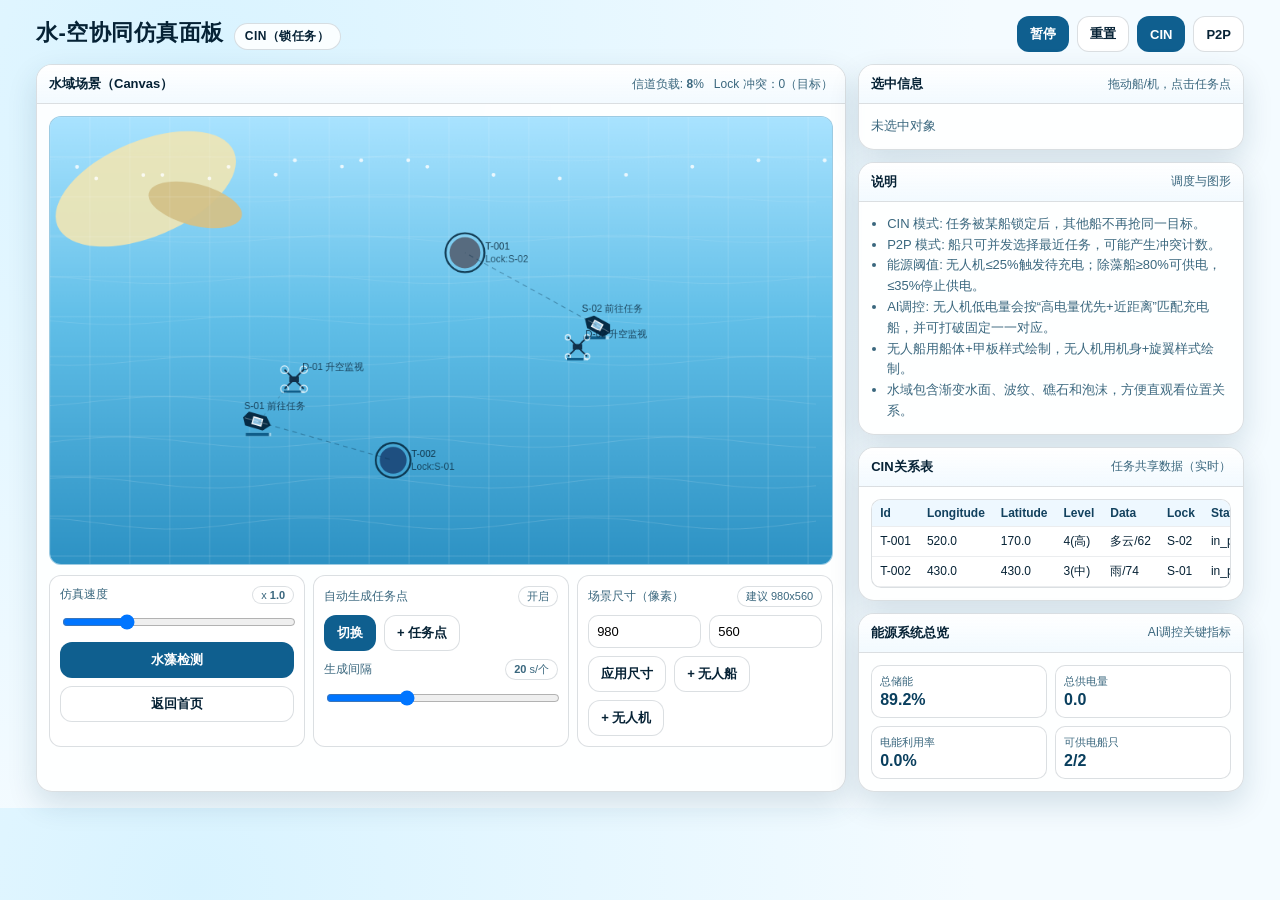
<file: index.html>
﻿<!doctype html>
<html lang="zh-CN">
<head>
  <meta charset="utf-8" />
  <meta name="viewport" content="width=device-width,initial-scale=1" />
  <title>水-空协同仿真面板</title>
  <style>
    :root {
      --ink: #062235;
      --muted: #3a677e;
      --line: rgba(6, 34, 53, 0.14);
      --card: rgba(255, 255, 255, 0.9);
      --bg-a: #d8f3ff;
      --bg-b: #f4fbff;
      --btn: #0f5f8f;
      --btn-hover: #0b4d74;
      --radius: 16px;
      --shadow: 0 12px 30px rgba(8, 56, 82, 0.14);
    }

    * { box-sizing: border-box; }

    body {
      margin: 0;
      color: var(--ink);
      font-family: "PingFang SC", "Microsoft YaHei", "Noto Sans SC", sans-serif;
      background: radial-gradient(circle at 15% 10%, var(--bg-a), var(--bg-b) 60%);
    }

    .wrap {
      max-width: 1240px;
      margin: 0 auto;
      padding: 16px;
    }

    .top {
      display: flex;
      flex-wrap: wrap;
      justify-content: space-between;
      align-items: center;
      gap: 10px;
      margin-bottom: 12px;
    }

    h1 {
      margin: 0;
      font-size: 22px;
      letter-spacing: 0.5px;
    }

    .badge {
      display: inline-block;
      margin-left: 10px;
      border: 1px solid var(--line);
      border-radius: 999px;
      padding: 4px 10px;
      font-size: 12px;
      background: rgba(255, 255, 255, 0.85);
    }

    .row {
      display: grid;
      grid-template-columns: minmax(0, 2.1fr) minmax(280px, 1fr);
      gap: 12px;
    }

    @media (max-width: 980px) {
      .row { grid-template-columns: 1fr; }
    }

    .card {
      background: var(--card);
      border: 1px solid var(--line);
      border-radius: var(--radius);
      box-shadow: var(--shadow);
      overflow: hidden;
      backdrop-filter: blur(4px);
    }

    .card-hd {
      padding: 10px 12px;
      border-bottom: 1px solid var(--line);
      display: flex;
      justify-content: space-between;
      align-items: center;
      gap: 8px;
      background: linear-gradient(180deg, rgba(255,255,255,0.95), rgba(240,249,255,0.85));
      font-size: 13px;
      font-weight: 700;
    }

    .small {
      font-size: 12px;
      color: var(--muted);
      display: flex;
      gap: 10px;
      flex-wrap: wrap;
      font-weight: 500;
    }

    .card-bd { padding: 12px; }

    canvas {
      width: 100%;
      height: auto;
      border-radius: 12px;
      border: 1px solid var(--line);
      display: block;
      background: #b7e8ff;
    }

    .controls {
      display: flex;
      flex-wrap: wrap;
      gap: 8px;
    }

    button {
      appearance: none;
      border: 1px solid var(--line);
      color: var(--ink);
      border-radius: 12px;
      background: #fff;
      font-size: 13px;
      font-weight: 600;
      padding: 8px 12px;
      cursor: pointer;
    }

    button.primary {
      background: var(--btn);
      color: #fff;
      border-color: transparent;
    }

    button.primary:hover { background: var(--btn-hover); }

    .grid3 {
      display: grid;
      grid-template-columns: repeat(3, minmax(0, 1fr));
      gap: 8px;
    }

    @media (max-width: 980px) {
      .grid3 { grid-template-columns: 1fr; }
    }

    .field {
      border: 1px solid var(--line);
      border-radius: 12px;
      padding: 10px;
      background: rgba(255, 255, 255, 0.7);
    }

    .field label {
      display: flex;
      justify-content: space-between;
      align-items: center;
      font-size: 12px;
      color: var(--muted);
      margin-bottom: 8px;
    }

    .pill {
      border: 1px solid var(--line);
      background: #fff;
      border-radius: 999px;
      padding: 2px 8px;
      font-size: 11px;
      color: var(--muted);
    }

    input[type="range"] { width: 100%; }

    input[type="number"] {
      width: 100%;
      border: 1px solid var(--line);
      border-radius: 10px;
      font-size: 13px;
      padding: 8px;
    }

    .kv { line-height: 1.6; font-size: 13px; }
    .muted { color: var(--muted); }
    .table-wrap {
      max-height: 260px;
      overflow: auto;
      border: 1px solid var(--line);
      border-radius: 10px;
      background: rgba(255, 255, 255, 0.85);
    }
    table {
      width: 100%;
      border-collapse: collapse;
      font-size: 12px;
    }
    th, td {
      text-align: left;
      padding: 6px 8px;
      border-bottom: 1px solid rgba(6, 34, 53, 0.08);
      white-space: nowrap;
    }
    th {
      position: sticky;
      top: 0;
      z-index: 1;
      background: #eef8ff;
      color: #12415e;
      font-weight: 700;
    }
    .metric-grid {
      display: grid;
      grid-template-columns: 1fr 1fr;
      gap: 8px;
    }
    .metric {
      border: 1px solid var(--line);
      border-radius: 10px;
      background: rgba(255, 255, 255, 0.82);
      padding: 8px;
    }
    .metric .k {
      font-size: 11px;
      color: var(--muted);
    }
    .metric .v {
      margin-top: 2px;
      font-size: 16px;
      font-weight: 700;
      color: #0a3f5e;
    }

    ul {
      margin: 0;
      padding-left: 16px;
      color: var(--muted);
      line-height: 1.6;
      font-size: 13px;
    }
  </style>
</head>

<body>
  <div class="wrap">
    <div class="top">
      <div>
        <h1>水-空协同仿真面板<span id="modeBadge" class="badge">CIN（锁任务）</span></h1>
      </div>
      <div class="controls">
        <button id="btnRun" class="primary">暂停</button>
        <button id="btnReset">重置</button>
        <button id="btnCIN" class="primary">CIN</button>
        <button id="btnP2P">P2P</button>
      </div>
    </div>

    <div class="row">
      <div class="card">
        <div class="card-hd">
          <div>水域场景（Canvas）</div>
          <div class="small">
            <span>信道负载: <b id="signalLoad">0</b>%</span>
            <span id="conflictText">Lock 冲突：0（目标）</span>
          </div>
        </div>
        <div class="card-bd">
          <canvas id="cv" width="980" height="560"></canvas>

          <div style="height:10px"></div>

          <div class="grid3">
            <div class="field">
              <label><span>仿真速度</span><span class="pill">x <b id="simSpeedTxt">1.0</b></span></label>
              <input id="simSpeed" type="range" min="0.3" max="3" step="0.1" value="1" />
              <div style="height:8px"></div>
              <a href="/detect" style="text-decoration:none;display:block;">
                <button class="primary" style="width:100%">水藻检测</button>
              </a>
              <div style="height:8px"></div>
              <a href="/" style="text-decoration:none;display:block;">
                <button style="width:100%">返回首页</button>
              </a>
            </div>

            <div class="field">
              <label><span>自动生成任务点</span><span class="pill" id="autoSpawnTxt">开启</span></label>
              <div class="controls">
                <button id="btnAutoSpawn" class="primary">切换</button>
                <button id="btnAddTask">+ 任务点</button>
              </div>
              <div style="height:8px"></div>
              <label><span>生成间隔</span><span class="pill"><b id="spawnRateTxt">20</b> s/个</span></label>
              <input id="spawnRate" type="range" min="15" max="30" step="1" value="20" />
            </div>

            <div class="field">
              <label><span>场景尺寸（像素）</span><span class="pill">建议 980x560</span></label>
              <div style="display:grid;grid-template-columns:1fr 1fr;gap:8px;">
                <input id="w" type="number" min="640" max="1400" value="980" />
                <input id="h" type="number" min="380" max="900" value="560" />
              </div>
              <div style="height:8px"></div>
              <div class="controls">
                <button id="btnApplySize">应用尺寸</button>
                <button id="btnAddShip">+ 无人船</button>
                <button id="btnAddDrone">+ 无人机</button>
              </div>
            </div>
          </div>
        </div>
      </div>

      <div>
        <div class="card">
          <div class="card-hd">
            <div>选中信息</div>
            <div class="small">拖动船/机，点击任务点</div>
          </div>
          <div class="card-bd">
            <div id="selInfo" class="kv"><span class="muted">未选中对象</span></div>
          </div>
        </div>

        <div style="height:12px"></div>

        <div class="card">
          <div class="card-hd">
            <div>说明</div>
            <div class="small">调度与图形</div>
          </div>
          <div class="card-bd">
            <ul>
              <li>CIN 模式: 任务被某船锁定后，其他船不再抢同一目标。</li>
              <li>P2P 模式: 船只可并发选择最近任务，可能产生冲突计数。</li>
              <li>能源阈值: 无人机≤25%触发待充电；除藻船≥80%可供电，≤35%停止供电。</li>
              <li>AI调控: 无人机低电量会按“高电量优先+近距离”匹配充电船，并可打破固定一一对应。</li>
              <li>无人船用船体+甲板样式绘制，无人机用机身+旋翼样式绘制。</li>
              <li>水域包含渐变水面、波纹、礁石和泡沫，方便直观看位置关系。</li>
            </ul>
          </div>
        </div>

        <div style="height:12px"></div>

        <div class="card">
          <div class="card-hd">
            <div>CIN关系表</div>
            <div class="small">任务共享数据（实时）</div>
          </div>
          <div class="card-bd">
            <div class="table-wrap">
              <table>
                <thead>
                  <tr>
                    <th>Id</th>
                    <th>Longitude</th>
                    <th>Latitude</th>
                    <th>Level</th>
                    <th>Data</th>
                    <th>Lock</th>
                    <th>Status</th>
                  </tr>
                </thead>
                <tbody id="cinTableBody"></tbody>
              </table>
            </div>
          </div>
        </div>

        <div style="height:12px"></div>

        <div class="card">
          <div class="card-hd">
            <div>能源系统总览</div>
            <div class="small">AI调控关键指标</div>
          </div>
          <div class="card-bd">
            <div class="metric-grid">
              <div class="metric">
                <div class="k">总储能</div>
                <div class="v" id="mTotalStorage">0%</div>
              </div>
              <div class="metric">
                <div class="k">总供电量</div>
                <div class="v" id="mTotalSupply">0</div>
              </div>
              <div class="metric">
                <div class="k">电能利用率</div>
                <div class="v" id="mUtilRate">0%</div>
              </div>
              <div class="metric">
                <div class="k">可供电船只</div>
                <div class="v" id="mChargeReady">0</div>
              </div>
            </div>
          </div>
        </div>
      </div>
    </div>
  </div>

<script>
(() => {
  const clamp = (v, a, b) => Math.max(a, Math.min(b, v));
  const dist = (a, b) => Math.hypot(a.x - b.x, a.y - b.y);
  const lerp = (a, b, t) => a + (b - a) * t;
  const moveToward = (pos, target, step) => {
    const d = dist(pos, target);
    if (d <= step || d === 0) return { x: target.x, y: target.y };
    const t = step / d;
    return { x: lerp(pos.x, target.x, t), y: lerp(pos.y, target.y, t) };
  };
  const uid = (p) => `${p}-${Math.random().toString(16).slice(2, 7)}`;
  const randIn = (a, b) => a + Math.random() * (b - a);
  const TASK_MIN_SERVICE_SEC = 10;
  const TASK_MAX_SERVICE_SEC = 20;
  const randomServiceDurationSec = () => randIn(TASK_MIN_SERVICE_SEC, TASK_MAX_SERVICE_SEC);
  const makeTask = (id, pos, level, data) => {
    const duration = randomServiceDurationSec();
    return {
      id,
      pos,
      level,
      data,
      lock: null,
      status: "open",
      serviceDurationSec: duration,
      serviceRemainingSec: duration
    };
  };

  const weatherPool = ["sunny", "cloudy", "rain", "storm"];
  const weatherToLabel = { sunny: "晴", cloudy: "多云", rain: "雨", storm: "风暴" };
  const levelToLabel = { 1: "低", 2: "较低", 3: "中", 4: "高", 5: "极高" };
  const pickWeather = () => weatherPool[Math.floor(randIn(0, weatherPool.length))];
  const DRONE_CHARGE_RATE = 2.2;
  const DRONE_LOW_BATTERY_THRESHOLD = 25;
  const SHIP_CHARGE_READY_THRESHOLD = 80;
  const SHIP_CHARGE_STOP_THRESHOLD = 35;

  function getDockPoint(ship, droneId) {
    const heading = ship.heading || 0;
    const hash = Array.from(droneId).reduce((acc, ch) => acc + ch.charCodeAt(0), 0);
    const slot = (hash % 3) - 1;
    const sideOffset = slot * 8;
    const backOffset = 18;
    return {
      x: ship.pos.x - Math.cos(heading) * backOffset - Math.sin(heading) * sideOffset,
      y: ship.pos.y - Math.sin(heading) * backOffset + Math.cos(heading) * sideOffset
    };
  }

  function pickChargeShip(drone, shipsList, dronesList) {
    const occupied = new Set(dronesList.filter((x) => x.state === "charging").map((x) => x.chargeShipId).filter(Boolean));
    const waiting = new Set(dronesList.filter((x) => x.state === "returning").map((x) => x.chargeShipId).filter(Boolean));

    const candidates = shipsList.filter((s) => {
      if (s.energy < SHIP_CHARGE_READY_THRESHOLD) return false;
      if (occupied.has(s.id)) return false;
      if (waiting.has(s.id) && drone.chargeShipId !== s.id) return false;
      if (s.state === "enroute" || s.state === "servicing") return false;
      return true;
    });

    const scored = candidates
      .map((s) => {
        const d = dist(drone.pos, s.pos);
        const score = s.energy * 1.6 - d * 0.2;
        return { s, score };
      })
      .sort((a, b) => b.score - a.score);

    if (scored[0]) return scored[0].s.id;
    return drone.homeShipId;
  }

  function shipStateLabel(state) {
    if (state === "servicing") return "作业中";
    if (state === "charge_waiting") return "充电等待中";
    if (state === "charging_drone") return "给无人机充电中";
    if (state === "enroute") return "前往任务";
    return "待机";
  }

  function droneStateLabel(state, battery) {
    if (state === "charging") return "充电中";
    if (state === "returning") return "低电量待充电";
    if (state === "scouting") return "升空监视";
    if (battery >= 95) return "充满升空";
    return "待机";
  }

  let running = true;
  let mode = "CIN";
  let simSpeed = 1;
  let autoSpawnTasks = true;
  let taskSpawnIntervalSec = 20;
  let worldW = 980;
  let worldH = 560;

  let ships = [
    { id: "S-01", pos: { x: 220, y: 370 }, v: 55, energy: 92, state: "idle", targetTaskId: null, heading: 0 },
    { id: "S-02", pos: { x: 720, y: 280 }, v: 52, energy: 88, state: "idle", targetTaskId: null, heading: 0 }
  ];

  let drones = [
    { id: "D-01", pos: { x: 250, y: 330 }, v: 92, battery: 84, state: "scouting", homeShipId: "S-01", chargeShipId: null, phase: Math.random() * 9 },
    { id: "D-02", pos: { x: 690, y: 240 }, v: 90, battery: 80, state: "scouting", homeShipId: "S-02", chargeShipId: null, phase: Math.random() * 9 }
  ];

  let tasks = [
    makeTask("T-001", { x: 520, y: 170 }, 4, { weather: "cloudy", hydro: 62 }),
    makeTask("T-002", { x: 430, y: 430 }, 3, { weather: "rain", hydro: 74 })
  ];

  let signalLoad = 0;
  let p2pCollisions = 0;
  let totalGeneratedEnergy = 0;
  let totalTransferToDrones = 0;
  let selected = null;
  let dragging = null;

  const cv = document.getElementById("cv");
  const ctx = cv.getContext("2d");
  const el = (id) => document.getElementById(id);

  function setMode(newMode) {
    mode = newMode;
    el("modeBadge").textContent = mode === "CIN" ? "CIN（锁任务）" : "P2P（广播）";
    el("btnCIN").classList.toggle("primary", mode === "CIN");
    el("btnP2P").classList.toggle("primary", mode === "P2P");
    updateUI();
  }

  function reset() {
    running = true;
    mode = "CIN";
    simSpeed = 1;
    autoSpawnTasks = true;
    taskSpawnIntervalSec = 20;
    p2pCollisions = 0;
    signalLoad = 0;
    totalGeneratedEnergy = 0;
    totalTransferToDrones = 0;

    ships = [
      { id: "S-01", pos: { x: 220, y: 370 }, v: 55, energy: 92, state: "idle", targetTaskId: null, heading: 0 },
      { id: "S-02", pos: { x: 720, y: 280 }, v: 52, energy: 88, state: "idle", targetTaskId: null, heading: 0 }
    ];

    drones = [
      { id: "D-01", pos: { x: 250, y: 330 }, v: 92, battery: 84, state: "scouting", homeShipId: "S-01", chargeShipId: null, phase: Math.random() * 9 },
      { id: "D-02", pos: { x: 690, y: 240 }, v: 90, battery: 80, state: "scouting", homeShipId: "S-02", chargeShipId: null, phase: Math.random() * 9 }
    ];

    tasks = [
      makeTask("T-001", { x: 520, y: 170 }, 4, { weather: "cloudy", hydro: 62 }),
      makeTask("T-002", { x: 430, y: 430 }, 3, { weather: "rain", hydro: 74 })
    ];

    selected = null;
    dragging = null;

    el("btnRun").textContent = "暂停";
    el("simSpeed").value = "1";
    el("simSpeedTxt").textContent = "1.0";
    el("spawnRate").value = "20";
    el("spawnRateTxt").textContent = "20";
    el("autoSpawnTxt").textContent = "开启";

    setMode("CIN");
    updateUI();
  }

  function cinAssign() {
    const idleShips = ships.filter((s) =>
      s.state === "idle"
      && s.energy > SHIP_CHARGE_STOP_THRESHOLD
      && !drones.some((d) => (d.state === "charging" || d.state === "returning") && d.chargeShipId === s.id)
    );
    const visibleTasks = tasks.filter((t) => t.status === "open" && t.lock === null);
    if (!idleShips.length || !visibleTasks.length) {
      signalLoad = idleShips.length ? 14 : 8;
      return;
    }

    const available = [...visibleTasks];
    for (const ship of idleShips) {
      if (!available.length) break;
      const best = available
        .map((t) => {
          const d = dist(ship.pos, t.pos);
          const weatherPenalty = t.data.weather === "storm" ? 160 : (t.data.weather === "rain" ? 55 : 0);
          const levelBonus = t.level * 28;
          return { t, score: d + weatherPenalty - levelBonus };
        })
        .sort((a, b) => a.score - b.score)[0]?.t;

      if (!best) continue;
      tasks = tasks.map((t) => t.id === best.id ? { ...t, lock: ship.id, status: "in_progress" } : t);
      ships = ships.map((s) => s.id === ship.id ? { ...s, state: "enroute", targetTaskId: best.id } : s);
      const idx = available.findIndex((v) => v.id === best.id);
      if (idx >= 0) available.splice(idx, 1);
    }

    signalLoad = clamp(22 + idleShips.length * 7, 0, 100);
  }

  function p2pAssign() {
    const idleShips = ships.filter((s) =>
      s.state === "idle"
      && s.energy > SHIP_CHARGE_STOP_THRESHOLD
      && !drones.some((d) => (d.state === "charging" || d.state === "returning") && d.chargeShipId === s.id)
    );
    const openTasks = tasks.filter((t) => t.status === "open");
    if (!idleShips.length || !openTasks.length) {
      signalLoad = 58;
      return;
    }

    let collisions = 0;
    for (const ship of idleShips) {
      const nearest = openTasks
        .map((t) => ({ t, d: dist(ship.pos, t.pos) }))
        .sort((a, b) => a.d - b.d)[0]?.t;
      if (!nearest) continue;

      const targetNow = tasks.find((t) => t.id === nearest.id);
      if (targetNow && targetNow.lock && targetNow.lock !== ship.id) collisions += 1;

      tasks = tasks.map((t) => t.id === nearest.id ? { ...t, lock: t.lock ?? ship.id, status: "in_progress" } : t);
      ships = ships.map((s) => s.id === ship.id ? { ...s, state: "enroute", targetTaskId: nearest.id } : s);
    }

    if (collisions) p2pCollisions += collisions;
    signalLoad = clamp(64 + idleShips.length * 11 + openTasks.length * 2, 0, 100);
  }

  function applySize() {
    worldW = clamp(parseInt(el("w").value || "980", 10), 640, 1400);
    worldH = clamp(parseInt(el("h").value || "560", 10), 380, 900);
    el("w").value = String(worldW);
    el("h").value = String(worldH);
    cv.width = worldW;
    cv.height = worldH;
  }

  function drawSea(nowSec) {
    const g = ctx.createLinearGradient(0, 0, 0, worldH);
    g.addColorStop(0, "#a9e3ff");
    g.addColorStop(0.45, "#61bfe8");
    g.addColorStop(1, "#2d92c4");
    ctx.fillStyle = g;
    ctx.fillRect(0, 0, worldW, worldH);

    for (let i = 0; i < 10; i += 1) {
      const y = ((i + 1) / 11) * worldH;
      ctx.beginPath();
      for (let x = 0; x <= worldW; x += 24) {
        const wave = Math.sin((x * 0.018) + nowSec * 1.4 + i) * (4 + i * 0.35);
        if (x === 0) ctx.moveTo(x, y + wave);
        else ctx.lineTo(x, y + wave);
      }
      ctx.strokeStyle = `rgba(255,255,255,${0.08 + i * 0.008})`;
      ctx.lineWidth = 1;
      ctx.stroke();
    }

    ctx.fillStyle = "rgba(240, 230, 180, 0.9)";
    ctx.beginPath();
    ctx.ellipse(120, 90, 120, 60, -0.4, 0, Math.PI * 2);
    ctx.fill();

    ctx.fillStyle = "rgba(211, 193, 137, 0.95)";
    ctx.beginPath();
    ctx.ellipse(182, 110, 60, 26, 0.25, 0, Math.PI * 2);
    ctx.fill();

    ctx.fillStyle = "rgba(255,255,255,0.8)";
    for (let i = 0; i < 18; i += 1) {
      const x = (i * 83 + nowSec * 45) % (worldW + 40) - 20;
      const y = 65 + Math.sin((i + nowSec) * 0.9) * 12;
      ctx.beginPath();
      ctx.arc(x, y, 2.4, 0, Math.PI * 2);
      ctx.fill();
    }
  }

  function drawTask(task) {
    const radius = 9 + task.level * 2.6;
    const colorByWeather = {
      sunny: "#f6b20f",
      cloudy: "#576b7f",
      rain: "#1e4f80",
      storm: "#13233a"
    };

    ctx.beginPath();
    ctx.arc(task.pos.x, task.pos.y, radius, 0, Math.PI * 2);
    ctx.fillStyle = task.status === "done" ? "#9da8b2" : colorByWeather[task.data.weather] || "#1e4f80";
    ctx.fill();

    ctx.beginPath();
    ctx.arc(task.pos.x, task.pos.y, radius + 5, 0, Math.PI * 2);
    ctx.strokeStyle = task.lock ? "rgba(3, 38, 61, 0.85)" : "rgba(3, 38, 61, 0.4)";
    ctx.lineWidth = task.lock ? 2.4 : 1.4;
    ctx.stroke();

    ctx.font = "12px 'Microsoft YaHei', sans-serif";
    ctx.fillStyle = "rgba(6, 34, 53, 0.85)";
    ctx.fillText(task.id, task.pos.x + radius + 6, task.pos.y - 4);

    if (task.lock) {
      ctx.fillStyle = "rgba(6, 34, 53, 0.7)";
      ctx.fillText(`Lock:${task.lock}`, task.pos.x + radius + 6, task.pos.y + 12);
    }

    if (selected && selected.kind === "task" && selected.id === task.id) {
      ctx.beginPath();
      ctx.arc(task.pos.x, task.pos.y, radius + 10, 0, Math.PI * 2);
      ctx.strokeStyle = "#032c45";
      ctx.lineWidth = 3;
      ctx.stroke();
    }
  }

  function drawShip(ship) {
    ctx.save();
    ctx.translate(ship.pos.x, ship.pos.y);
    ctx.rotate(ship.heading || 0);

    ctx.beginPath();
    ctx.moveTo(16, 0);
    ctx.lineTo(8, -9);
    ctx.lineTo(-15, -9);
    ctx.lineTo(-20, 0);
    ctx.lineTo(-15, 9);
    ctx.lineTo(8, 9);
    ctx.closePath();
    ctx.fillStyle = "#062b45";
    ctx.fill();

    ctx.fillStyle = "#f6f9fc";
    ctx.fillRect(-8, -5, 13, 10);
    ctx.fillStyle = "#8ac2e3";
    ctx.fillRect(-6.5, -3.5, 10, 7);

    ctx.strokeStyle = "rgba(255,255,255,0.35)";
    ctx.lineWidth = 1;
    ctx.beginPath();
    ctx.moveTo(-18, 0);
    ctx.lineTo(12, 0);
    ctx.stroke();

    ctx.restore();

    ctx.fillStyle = "rgba(4, 30, 50, 0.75)";
    ctx.font = "12px 'Microsoft YaHei', sans-serif";
    ctx.fillText(`${ship.id} ${shipStateLabel(ship.state)}`, ship.pos.x - 18, ship.pos.y - 16);

    ctx.fillStyle = "rgba(255,255,255,0.45)";
    ctx.fillRect(ship.pos.x - 16, ship.pos.y + 14, 32, 4);
    ctx.fillStyle = "#0e5d89";
    ctx.fillRect(ship.pos.x - 16, ship.pos.y + 14, 32 * (ship.energy / 100), 4);

    if (selected && selected.kind === "ship" && selected.id === ship.id) {
      ctx.strokeStyle = "#032c45";
      ctx.lineWidth = 3;
      ctx.strokeRect(ship.pos.x - 24, ship.pos.y - 16, 48, 32);
    }

    if (ship.targetTaskId) {
      const t = tasks.find((x) => x.id === ship.targetTaskId);
      if (t) {
        ctx.setLineDash([6, 5]);
        ctx.beginPath();
        ctx.moveTo(ship.pos.x, ship.pos.y);
        ctx.lineTo(t.pos.x, t.pos.y);
        ctx.strokeStyle = "rgba(5, 42, 66, 0.35)";
        ctx.lineWidth = 1.2;
        ctx.stroke();
        ctx.setLineDash([]);
      }
    }
  }

  function drawDrone(drone, nowSec) {
    const rotorPhase = nowSec * 24 + drone.phase;
    ctx.save();
    ctx.translate(drone.pos.x, drone.pos.y);

    ctx.fillStyle = "#12344f";
    ctx.fillRect(-6, -3.5, 12, 7);

    const armLen = 12;
    ctx.strokeStyle = "#113049";
    ctx.lineWidth = 2;
    ctx.beginPath();
    ctx.moveTo(-armLen, -armLen);
    ctx.lineTo(armLen, armLen);
    ctx.moveTo(armLen, -armLen);
    ctx.lineTo(-armLen, armLen);
    ctx.stroke();

    ctx.strokeStyle = "rgba(245, 251, 255, 0.8)";
    ctx.lineWidth = 1.5;
    for (const p of [[-armLen,-armLen],[armLen,-armLen],[-armLen,armLen],[armLen,armLen]]) {
      ctx.beginPath();
      const r = 4 + Math.sin(rotorPhase + p[0]) * 0.8;
      ctx.arc(p[0], p[1], Math.abs(r), 0, Math.PI * 2);
      ctx.stroke();
    }

    ctx.restore();

    ctx.fillStyle = "rgba(4, 30, 50, 0.75)";
    ctx.font = "12px 'Microsoft YaHei', sans-serif";
    ctx.fillText(`${drone.id} ${droneStateLabel(drone.state, drone.battery)}`, drone.pos.x + 10, drone.pos.y - 12);

    ctx.fillStyle = "rgba(255,255,255,0.45)";
    ctx.fillRect(drone.pos.x - 13, drone.pos.y + 14, 26, 3);
    ctx.fillStyle = "#0e5d89";
    ctx.fillRect(drone.pos.x - 13, drone.pos.y + 14, 26 * (drone.battery / 100), 3);

    if (selected && selected.kind === "drone" && selected.id === drone.id) {
      ctx.beginPath();
      ctx.arc(drone.pos.x, drone.pos.y, 17, 0, Math.PI * 2);
      ctx.strokeStyle = "#032c45";
      ctx.lineWidth = 3;
      ctx.stroke();
    }

    const linkShip = ships.find((s) => s.id === (drone.chargeShipId || drone.homeShipId));
    if (linkShip) {
      ctx.setLineDash([3, 4]);
      ctx.beginPath();
      ctx.moveTo(drone.pos.x, drone.pos.y);
      ctx.lineTo(linkShip.pos.x, linkShip.pos.y);
      ctx.strokeStyle = "rgba(6, 45, 69, 0.2)";
      ctx.stroke();
      ctx.setLineDash([]);
    }
  }

  function draw(now) {
    const sec = now * 0.001;
    ctx.clearRect(0, 0, worldW, worldH);

    drawSea(sec);

    ctx.strokeStyle = "rgba(255,255,255,0.16)";
    ctx.lineWidth = 1;
    for (let x = 0; x <= worldW; x += 50) {
      ctx.beginPath();
      ctx.moveTo(x, 0);
      ctx.lineTo(x, worldH);
      ctx.stroke();
    }
    for (let y = 0; y <= worldH; y += 50) {
      ctx.beginPath();
      ctx.moveTo(0, y);
      ctx.lineTo(worldW, y);
      ctx.stroke();
    }

    tasks.forEach(drawTask);
    ships.forEach(drawShip);
    drones.forEach((d) => drawDrone(d, sec));
  }

  function pickEntity(p) {
    for (const s of ships) {
      if (Math.abs(p.x - s.pos.x) <= 24 && Math.abs(p.y - s.pos.y) <= 16) return { kind: "ship", id: s.id };
    }
    for (const d of drones) {
      if (dist(p, d.pos) <= 17) return { kind: "drone", id: d.id };
    }
    for (const t of tasks) {
      const r = 9 + t.level * 2.6;
      if (dist(p, t.pos) <= r + 8) return { kind: "task", id: t.id };
    }
    return null;
  }

  function canvasToWorld(e) {
    const r = cv.getBoundingClientRect();
    // Convert from CSS pixels to canvas pixels so picking works even when canvas is scaled.
    const scaleX = cv.width / r.width;
    const scaleY = cv.height / r.height;
    return {
      x: (e.clientX - r.left) * scaleX,
      y: (e.clientY - r.top) * scaleY
    };
  }

  function updateSelInfo() {
    const box = el("selInfo");
    if (!selected) {
      box.innerHTML = '<span class="muted">未选中对象</span>';
      return;
    }

    if (selected.kind === "ship") {
      const s = ships.find((x) => x.id === selected.id);
      if (!s) return;
      const chargeBand = s.energy >= SHIP_CHARGE_READY_THRESHOLD ? "可充电" : (s.energy <= SHIP_CHARGE_STOP_THRESHOLD ? "不可充电" : "正常");
      box.innerHTML = `<div><b>无人船 ${s.id}</b> <span class="pill">${shipStateLabel(s.state)}</span></div>
        <div>状态: ${shipStateLabel(s.state)}</div>
        <div>储能: <b>${Math.round(s.energy)}%</b>（${chargeBand}）</div>
        <div>速度: ${s.v.toFixed(0)} px/s</div>
        <div>目标任务: ${s.targetTaskId || "-"}</div>`;
      return;
    }

    if (selected.kind === "drone") {
      const d = drones.find((x) => x.id === selected.id);
      if (!d) return;
      const batteryBand = d.battery <= DRONE_LOW_BATTERY_THRESHOLD ? "低电量" : "正常";
      box.innerHTML = `<div><b>无人机 ${d.id}</b> <span class="pill">${droneStateLabel(d.state, d.battery)}</span></div>
        <div>状态: ${droneStateLabel(d.state, d.battery)}</div>
        <div>电量: <b>${Math.round(d.battery)}%</b>（${batteryBand}）</div>
        <div>速度: ${d.v.toFixed(0)} px/s</div>
        <div>归属船只: ${d.homeShipId || "-"}</div>
        <div>充电目标船: ${d.chargeShipId || "-"}</div>`;
      return;
    }

    const t = tasks.find((x) => x.id === selected.id);
    if (!t) return;
    box.innerHTML = `<div><b>任务点 ${t.id}</b> <span class="pill">${t.status}</span></div>
      <div>等级: <b>${t.level}</b> (${levelToLabel[t.level]})</div>
      <div>天气: ${weatherToLabel[t.data.weather]}</div>
      <div>水文: ${t.data.hydro}</div>
      <div>Lock: <b>${t.lock || "无"}</b></div>`;
  }

  function renderCinTable() {
    const body = el("cinTableBody");
    if (!body) return;

    const rows = tasks
      .slice()
      .sort((a, b) => {
        if (a.status === b.status) return a.id < b.id ? -1 : 1;
        if (a.status === "open") return -1;
        if (b.status === "open") return 1;
        if (a.status === "in_progress") return -1;
        if (b.status === "in_progress") return 1;
        return 0;
      })
      .slice(0, 30)
      .map((t) => {
        const level = `${t.level}(${levelToLabel[t.level]})`;
        const data = `${weatherToLabel[t.data.weather]}/${t.data.hydro}`;
        const lock = t.lock || "-";
        return `<tr>
          <td>${t.id}</td>
          <td>${t.pos.x.toFixed(1)}</td>
          <td>${t.pos.y.toFixed(1)}</td>
          <td>${level}</td>
          <td>${data}</td>
          <td>${lock}</td>
          <td>${t.status}</td>
        </tr>`;
      })
      .join("");

    body.innerHTML = rows || `<tr><td colspan="7" class="muted">暂无任务数据</td></tr>`;
  }

  function updateUI() {
    el("btnRun").textContent = running ? "暂停" : "运行";
    el("signalLoad").textContent = String(Math.round(signalLoad));
    el("conflictText").textContent = mode === "P2P" ? `冲突计数: ${p2pCollisions}` : "Lock 冲突：0（目标）";
    el("autoSpawnTxt").textContent = autoSpawnTasks ? "开启" : "关闭";
    const totalStorage = ships.reduce((acc, s) => acc + s.energy, 0);
    const avgStorage = ships.length ? totalStorage / ships.length : 0;
    const utilRate = totalGeneratedEnergy > 0 ? (totalTransferToDrones / totalGeneratedEnergy) * 100 : 0;
    const chargeReadyCount = ships.filter((s) => s.energy >= SHIP_CHARGE_READY_THRESHOLD).length;
    el("mTotalStorage").textContent = `${avgStorage.toFixed(1)}%`;
    el("mTotalSupply").textContent = totalTransferToDrones.toFixed(1);
    el("mUtilRate").textContent = `${clamp(utilRate, 0, 180).toFixed(1)}%`;
    el("mChargeReady").textContent = `${chargeReadyCount}/${ships.length}`;
    updateSelInfo();
    renderCinTable();
  }

  let lastT = performance.now();

  function step(now) {
    const dt = clamp((now - lastT) / 1000, 0, 0.06) * simSpeed;
    lastT = now;

    if (running) {
      if (autoSpawnTasks) {
        const spawnRate = 1 / taskSpawnIntervalSec;
        const p = 1 - Math.exp(-spawnRate * dt);
        if (Math.random() < p) {
          tasks.unshift(
            makeTask(
              uid("T"),
              { x: randIn(80, worldW - 80), y: randIn(80, worldH - 80) },
              clamp(Math.round(randIn(1, 5)), 1, 5),
              { weather: pickWeather(), hydro: Math.round(randIn(35, 92)) }
            )
          );
          tasks = tasks.slice(0, 40);
        }
      }

      if (mode === "CIN") cinAssign();
      else p2pAssign();

      const waitingShipIds = new Set(drones.filter((d) => d.state === "returning" && d.chargeShipId).map((d) => d.chargeShipId));

      ships = ships.map((s) => {
        let energy = s.energy;
        let state = s.state;
        let targetTaskId = s.targetTaskId;
        let nextPos = s.pos;
        let heading = s.heading || 0;

        if (state === "enroute" && targetTaskId) {
          const target = tasks.find((t) => t.id === targetTaskId);
          if (!target) return { ...s, state: "idle", targetTaskId: null };

          nextPos = moveToward(s.pos, target.pos, s.v * dt);
          heading = Math.atan2(target.pos.y - s.pos.y, target.pos.x - s.pos.x);
          energy = clamp(energy - dt * 1.0, 0, 100);
          if (dist(nextPos, target.pos) < 2.5) state = "servicing";
          return { ...s, pos: nextPos, state, energy, targetTaskId, heading };
        }

        if (state === "servicing" && targetTaskId) {
          const currentTask = tasks.find((t) => t.id === targetTaskId);
          if (!currentTask) return { ...s, state: "idle", targetTaskId: null };

          // Algae recovery power generation while mining.
          const prevEnergy = energy;
          energy = clamp(energy + dt * 1.4, 0, 100);
          totalGeneratedEnergy += Math.max(0, energy - prevEnergy);
          const nextRemaining = Math.max(0, (currentTask.serviceRemainingSec ?? 12) - dt);
          tasks = tasks.map((t) => t.id === targetTaskId ? { ...t, serviceRemainingSec: nextRemaining } : t);

          if (nextRemaining <= 0) {
            tasks = tasks.map((t) => t.id === targetTaskId ? { ...t, status: "done", lock: null } : t);
            state = "idle";
            targetTaskId = null;
          }
          return { ...s, state, energy, targetTaskId, heading };
        }

        const chargingDrone = drones.some((d) => d.state === "charging" && d.chargeShipId === s.id);
        const waitingDrone = waitingShipIds.has(s.id);
        const idleDrain = chargingDrone ? 1.1 : 0.18;
        energy = clamp(energy - dt * idleDrain, 0, 100);
        state = chargingDrone ? "charging_drone" : (waitingDrone ? "charge_waiting" : "idle");
        return { ...s, energy, state, targetTaskId, heading };
      });

      drones = drones.map((d) => {
        let battery = d.battery;
        let state = d.state;
        let pos = d.pos;
        let chargeShipId = d.chargeShipId;

        const drainRate = state === "scouting" ? 1.15 : (state === "charging" ? 0.18 : 0.72);
        battery = clamp(battery - dt * drainRate, 0, 100);
        if (battery <= DRONE_LOW_BATTERY_THRESHOLD && state !== "charging") {
          state = "returning";
          chargeShipId = pickChargeShip(d, ships, drones);
        }

        if (state === "scouting") {
          const t = now * 0.001 + d.phase;
          const target = {
            x: clamp(d.pos.x + Math.cos(t * 1.1) * 20, 24, worldW - 24),
            y: clamp(d.pos.y + Math.sin(t * 1.3) * 14, 24, worldH - 24)
          };
          pos = moveToward(d.pos, target, d.v * dt);

          const near = tasks.find((task) => task.status === "open" && dist(task.pos, pos) < 74);
          if (near && Math.random() < (1 - Math.exp(-0.24 * dt))) {
            tasks = tasks.map((task) => {
              if (task.id !== near.id) return task;
              return {
                ...task,
                level: clamp(task.level + (Math.random() < 0.33 ? 1 : 0), 1, 5),
                data: {
                  weather: Math.random() < 0.1 ? "storm" : task.data.weather,
                  hydro: clamp(task.data.hydro + Math.round(randIn(-3, 4)), 0, 100)
                }
              };
            });
          }

          return { ...d, pos, battery, state, chargeShipId: null };
        }

        if (state === "returning") {
          if (!chargeShipId) chargeShipId = pickChargeShip(d, ships, drones);
          let chargeShip = ships.find((s) => s.id === chargeShipId);
          if (chargeShip && (chargeShip.energy < SHIP_CHARGE_STOP_THRESHOLD || chargeShip.state === "enroute" || chargeShip.state === "servicing")) {
            chargeShipId = pickChargeShip(d, ships, drones);
            chargeShip = ships.find((s) => s.id === chargeShipId);
          }
          if (!chargeShip) return { ...d, battery, state: "idle", chargeShipId: null };

          const dock = getDockPoint(chargeShip, d.id);
          pos = moveToward(d.pos, dock, d.v * dt);
          const shipCanDock = !chargeShip.targetTaskId
            && (chargeShip.state === "idle" || chargeShip.state === "charge_waiting" || chargeShip.state === "charging_drone")
            && chargeShip.energy >= SHIP_CHARGE_STOP_THRESHOLD;
          if (shipCanDock && dist(pos, dock) < 5) {
            state = "charging";
            pos = dock;
          }
          return { ...d, pos, battery, state, chargeShipId };
        }

        if (state === "charging") {
          const chargeShip = ships.find((s) => s.id === chargeShipId);
          if (!chargeShip) return { ...d, battery, state: "idle", chargeShipId: null };

          const dock = getDockPoint(chargeShip, d.id);
          pos = dock;

          const availableFromShip = Math.max(0, chargeShip.energy - SHIP_CHARGE_STOP_THRESHOLD);
          const batteryNeed = Math.max(0, 100 - battery);
          const maxDroneGainFromShip = availableFromShip * 5;
          const urgencyBoost = battery <= 12 ? 1.55 : (battery <= DRONE_LOW_BATTERY_THRESHOLD ? 1.25 : 1.0);
          const adaptiveRate = DRONE_CHARGE_RATE * urgencyBoost;
          const transfer = Math.min(adaptiveRate * dt, maxDroneGainFromShip, batteryNeed);

          if (transfer > 0) {
            battery = clamp(battery + transfer, 0, 100);
            const shipCost = transfer / 5;
            totalTransferToDrones += transfer;
            ships = ships.map((s) => s.id === chargeShip.id ? { ...s, energy: clamp(s.energy - shipCost, 0, 100) } : s);
          }

          if (battery >= 95) state = "scouting";
          if (transfer <= 0 && battery < 95) {
            state = "returning";
            chargeShipId = pickChargeShip(d, ships, drones);
          }
          if (state === "scouting") chargeShipId = null;
          return { ...d, pos, battery, state, chargeShipId };
        }

        battery = clamp(battery - dt * 0.2, 0, 100);
        if (battery >= 60) {
          state = "scouting";
          chargeShipId = null;
        }
        return { ...d, battery, state, chargeShipId };
      });
    }

    draw(now);
    updateUI();
    requestAnimationFrame(step);
  }

  cv.addEventListener("mousedown", (e) => {
    const p = canvasToWorld(e);
    selected = pickEntity(p);
    if (selected && selected.kind === "ship") {
      const s = ships.find((x) => x.id === selected.id);
      if (s) dragging = { kind: "ship", id: s.id, dx: p.x - s.pos.x, dy: p.y - s.pos.y };
    }
    if (selected && selected.kind === "drone") {
      const d = drones.find((x) => x.id === selected.id);
      if (d) dragging = { kind: "drone", id: d.id, dx: p.x - d.pos.x, dy: p.y - d.pos.y };
    }
    updateSelInfo();
  });

  window.addEventListener("mousemove", (e) => {
    if (!dragging) return;
    const p = canvasToWorld(e);
    const next = { x: clamp(p.x - dragging.dx, 20, worldW - 20), y: clamp(p.y - dragging.dy, 20, worldH - 20) };
    if (dragging.kind === "ship") ships = ships.map((s) => s.id === dragging.id ? { ...s, pos: next } : s);
    if (dragging.kind === "drone") drones = drones.map((d) => d.id === dragging.id ? { ...d, pos: next } : d);
  });

  window.addEventListener("mouseup", () => { dragging = null; });

  el("btnRun").onclick = () => { running = !running; updateUI(); };
  el("btnReset").onclick = reset;
  el("btnCIN").onclick = () => setMode("CIN");
  el("btnP2P").onclick = () => setMode("P2P");

  el("btnAutoSpawn").onclick = () => {
    autoSpawnTasks = !autoSpawnTasks;
    updateUI();
  };

  el("btnAddTask").onclick = () => {
    tasks.unshift(
      makeTask(
        uid("T"),
        { x: randIn(80, worldW - 80), y: randIn(80, worldH - 80) },
        clamp(Math.round(randIn(1, 5)), 1, 5),
        { weather: pickWeather(), hydro: Math.round(randIn(35, 92)) }
      )
    );
    tasks = tasks.slice(0, 40);
  };

  el("btnAddShip").onclick = () => {
    const id = `S-${String(ships.length + 1).padStart(2, "0")}`;
    ships.push({
      id,
      pos: { x: randIn(120, worldW - 120), y: randIn(120, worldH - 120) },
      v: Math.round(randIn(45, 60)),
      energy: Math.round(randIn(72, 95)),
      state: "idle",
      targetTaskId: null,
      heading: 0
    });
  };

  el("btnAddDrone").onclick = () => {
    const id = `D-${String(drones.length + 1).padStart(2, "0")}`;
    drones.push({
      id,
      pos: { x: randIn(120, worldW - 120), y: randIn(120, worldH - 120) },
      v: Math.round(randIn(88, 96)),
      battery: Math.round(randIn(62, 95)),
      state: "scouting",
      homeShipId: ships[0] ? ships[0].id : null,
      chargeShipId: null,
      phase: Math.random() * 9
    });
  };


  el("simSpeed").oninput = (e) => {
    simSpeed = parseFloat(e.target.value);
    el("simSpeedTxt").textContent = simSpeed.toFixed(1);
  };

  el("spawnRate").oninput = (e) => {
    taskSpawnIntervalSec = parseFloat(e.target.value);
    el("spawnRateTxt").textContent = taskSpawnIntervalSec.toFixed(0);
  };

  el("btnApplySize").onclick = applySize;

  applySize();
  setMode("CIN");
  updateUI();
  draw(performance.now());
  requestAnimationFrame(step);
})();
</script>
</body>
</html>
</file>
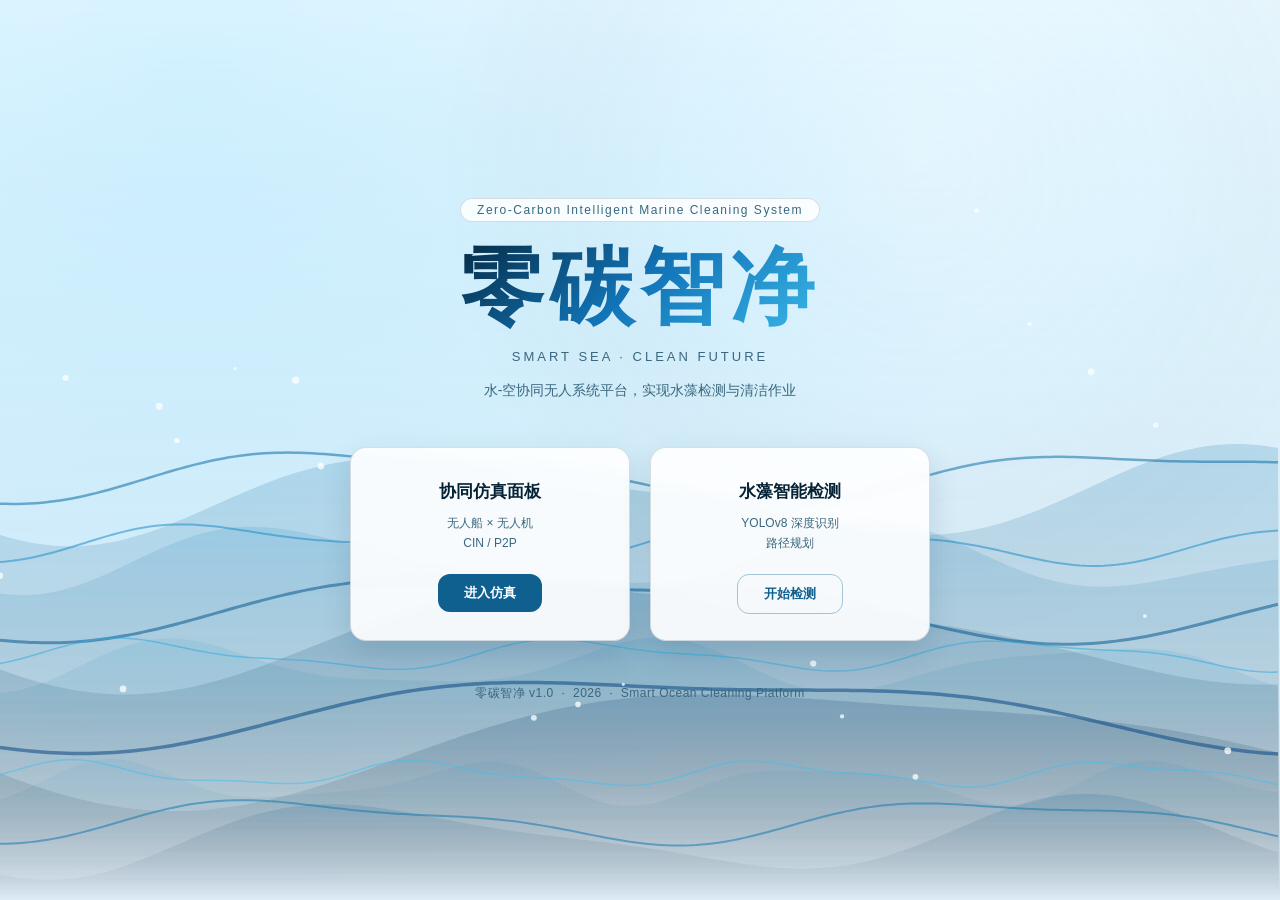
<file: welcome.html>
<!doctype html>
<html lang="zh-CN">
<head>
  <meta charset="utf-8" />
  <meta name="viewport" content="width=device-width,initial-scale=1" />
  <title>零碳智净</title>
  <style>
    :root {
      --ink: #062235;
      --muted: #3a677e;
      --line: rgba(6, 34, 53, 0.14);
      --card: rgba(255, 255, 255, 0.9);
      --bg-a: #d8f3ff;
      --bg-b: #f4fbff;
      --btn: #0f5f8f;
      --btn-hover: #0b4d74;
      --radius: 16px;
      --shadow: 0 12px 30px rgba(8, 56, 82, 0.14);
    }

    * { box-sizing: border-box; margin: 0; padding: 0; }

    html, body { height: 100%; }

    body {
      color: var(--ink);
      font-family: "PingFang SC", "Microsoft YaHei", "Noto Sans SC", sans-serif;
      background: radial-gradient(circle at 15% 10%, var(--bg-a), var(--bg-b) 60%);
      display: flex;
      flex-direction: column;
      align-items: center;
      justify-content: center;
      min-height: 100vh;
      overflow: hidden;
      position: relative;
    }

    /* 动态波纹背景 canvas */
    .sea-canvas {
      position: fixed;
      inset: 0;
      width: 100%;
      height: 100%;
      z-index: 0;
      pointer-events: none;
    }

    .wrap {
      position: relative;
      z-index: 1;
      width: 100%;
      max-width: 780px;
      padding: 40px 24px;
      display: flex;
      flex-direction: column;
      align-items: center;
      gap: 44px;
    }

    /* ── 标题区 ── */
    .hero {
      text-align: center;
      animation: fadeDown 0.7s ease both;
    }

    .hero-eyebrow {
      display: inline-block;
      border: 1px solid var(--line);
      border-radius: 999px;
      padding: 4px 16px;
      font-size: 12px;
      background: rgba(255,255,255,0.85);
      color: var(--muted);
      margin-bottom: 20px;
      letter-spacing: 1.5px;
    }

    .hero h1 {
      font-size: clamp(52px, 11vw, 84px);
      font-weight: 800;
      letter-spacing: 6px;
      line-height: 1.08;
      background: linear-gradient(140deg, #062b45 0%, #1275b8 50%, #3ab8e8 100%);
      -webkit-background-clip: text;
      -webkit-text-fill-color: transparent;
      background-clip: text;
      margin-bottom: 16px;
    }

    .hero .en {
      font-size: 13px;
      color: var(--muted);
      letter-spacing: 3px;
      margin-bottom: 14px;
      text-transform: uppercase;
    }

    .hero .desc {
      font-size: 14px;
      color: var(--muted);
      line-height: 1.8;
      max-width: 460px;
      margin: 0 auto;
    }

    /* ── 两个导航卡片 ── */
    .btn-group {
      display: grid;
      grid-template-columns: 1fr 1fr;
      gap: 20px;
      width: 100%;
      max-width: 580px;
      animation: fadeUp 0.75s 0.15s ease both;
    }

    @media (max-width: 500px) {
      .btn-group { grid-template-columns: 1fr; }
    }

    .nav-card {
      background: var(--card);
      border: 1px solid var(--line);
      border-radius: var(--radius);
      box-shadow: var(--shadow);
      backdrop-filter: blur(6px);
      padding: 30px 22px 26px;
      text-align: center;
      text-decoration: none;
      color: inherit;
      display: flex;
      flex-direction: column;
      align-items: center;
      gap: 10px;
      transition: transform 0.22s ease, box-shadow 0.22s ease;
    }

    .nav-card:hover {
      transform: translateY(-7px);
      box-shadow: 0 22px 48px rgba(8, 56, 82, 0.22);
    }

    .nav-card .icon {
      font-size: 46px;
      line-height: 1;
    }

    .nav-card .nav-title {
      font-size: 17px;
      font-weight: 700;
      color: var(--ink);
      margin-top: 2px;
    }

    .nav-card .nav-sub {
      font-size: 12px;
      color: var(--muted);
      line-height: 1.7;
    }

    .nav-card .nav-btn {
      margin-top: 10px;
      display: inline-block;
      background: var(--btn);
      color: #fff;
      border: none;
      border-radius: 12px;
      font-size: 13px;
      font-weight: 600;
      padding: 10px 26px;
      cursor: pointer;
      transition: background 0.15s ease;
      text-decoration: none;
    }

    .nav-card .nav-btn:hover { background: var(--btn-hover); }

    /* 次要卡片按钮用描边风格 */
    .nav-card.alt .nav-btn {
      background: transparent;
      color: var(--btn);
      border: 1.5px solid rgba(15,95,143,0.35);
    }

    .nav-card.alt .nav-btn:hover {
      background: rgba(15,95,143,0.08);
    }

    /* ── 底部 ── */
    .footer {
      font-size: 12px;
      color: var(--muted);
      opacity: 0.75;
      animation: fadeUp 0.8s 0.3s ease both;
      letter-spacing: 0.5px;
    }

    /* ── 关键帧 ── */
    @keyframes fadeDown {
      from { opacity: 0; transform: translateY(-28px); }
      to   { opacity: 1; transform: translateY(0); }
    }
    @keyframes fadeUp {
      from { opacity: 0; transform: translateY(22px); }
      to   { opacity: 1; transform: translateY(0); }
    }
  </style>
</head>
<body>

  <!-- 动态海洋背景 -->
  <canvas class="sea-canvas" id="bg"></canvas>

  <div class="wrap">

    <div class="hero">
      <div class="hero-eyebrow">Zero-Carbon Intelligent Marine Cleaning System</div>
      <h1>零碳智净</h1>
      <p class="en">Smart Sea · Clean Future</p>
      <p class="desc">水-空协同无人系统平台，实现水藻检测与清洁作业</p>
    </div>

    <div class="btn-group">

      <a href="/sim" class="nav-card">
        
        <div class="nav-title">协同仿真面板</div>
        <div class="nav-sub">
          无人船 × 无人机<br>
            CIN / P2P 
        </div>
        <span class="nav-btn">进入仿真</span>
      </a>

      <a href="/detect" class="nav-card alt">
        
        <div class="nav-title">水藻智能检测</div>
        <div class="nav-sub">
          YOLOv8 深度识别<br>
            路径规划
        </div>
        <span class="nav-btn">开始检测</span>
      </a>

    </div>

    <div class="footer">
      零碳智净 v1.0 &nbsp;·&nbsp; 2026 &nbsp;·&nbsp; Smart Ocean Cleaning Platform
    </div>

  </div>

  <script>
  (() => {
    const canvas = document.getElementById("bg");
    const ctx = canvas.getContext("2d");
    let W, H;

    function resize() {
      W = canvas.width  = window.innerWidth;
      H = canvas.height = window.innerHeight;
    }
    window.addEventListener("resize", resize);
    resize();

    // 每条波浪的独立参数
    const WAVES = [
      { amp: 38, freq: 0.008, speed: 0.55, yRatio: 0.55, color: "rgba(14,110,168,0.18)",  lw: 2.5 },
      { amp: 28, freq: 0.011, speed: 0.80, yRatio: 0.62, color: "rgba(30,140,200,0.15)",  lw: 2.0 },
      { amp: 48, freq: 0.006, speed: 0.40, yRatio: 0.70, color: "rgba(10, 90,145,0.20)",  lw: 3.0 },
      { amp: 22, freq: 0.014, speed: 1.10, yRatio: 0.74, color: "rgba(50,170,220,0.12)",  lw: 1.5 },
      { amp: 55, freq: 0.005, speed: 0.30, yRatio: 0.82, color: "rgba(8,  72,130,0.22)",  lw: 3.5 },
      { amp: 18, freq: 0.018, speed: 1.40, yRatio: 0.87, color: "rgba(70,190,235,0.10)",  lw: 1.5 },
      { amp: 32, freq: 0.009, speed: 0.65, yRatio: 0.93, color: "rgba(20,120,175,0.16)",  lw: 2.0 },
    ];

    // 泡沫粒子池
    const BUBBLES = Array.from({ length: 28 }, (_, i) => ({
      seed: i * 137.5,
      speed: 22 + Math.random() * 30,
      yBase: 0.35 + Math.random() * 0.45,
      yAmp:  0.04 + Math.random() * 0.10,
      r:     1.4  + Math.random() * 2.2,
      phase: Math.random() * Math.PI * 2,
    }));

    function drawWaveFill(wave, t) {
      const baseY = H * wave.yRatio;
      ctx.beginPath();
      ctx.moveTo(0, H);
      for (let x = 0; x <= W; x += 6) {
        const y = baseY + Math.sin(x * wave.freq + t * wave.speed) * wave.amp
                        + Math.sin(x * wave.freq * 1.7 + t * wave.speed * 0.6) * wave.amp * 0.35;
        ctx.lineTo(x, y);
      }
      ctx.lineTo(W, H);
      ctx.closePath();
      // 渐变填充
      const grd = ctx.createLinearGradient(0, baseY - wave.amp, 0, H);
      grd.addColorStop(0, wave.color);
      grd.addColorStop(1, "rgba(0,0,0,0)");
      ctx.fillStyle = grd;
      ctx.fill();
    }

    function drawWaveLine(wave, t, offset) {
      const baseY = H * wave.yRatio + offset;
      ctx.beginPath();
      for (let x = 0; x <= W; x += 6) {
        const y = baseY + Math.sin(x * wave.freq + t * wave.speed + 0.8) * wave.amp * 0.6
                        + Math.sin(x * wave.freq * 2.1 + t * wave.speed * 0.8) * wave.amp * 0.2;
        x === 0 ? ctx.moveTo(x, y) : ctx.lineTo(x, y);
      }
      ctx.strokeStyle = wave.color.replace(/[\d.]+\)$/, "0.55)");
      ctx.lineWidth = wave.lw;
      ctx.stroke();
    }

    function draw(now) {
      const t = now * 0.001;
      ctx.clearRect(0, 0, W, H);

      // 整体海面渐变底色
      const bg = ctx.createLinearGradient(0, 0, 0, H);
      bg.addColorStop(0,    "rgba(210,242,255,0.30)");
      bg.addColorStop(0.40, "rgba(120,205,240,0.18)");
      bg.addColorStop(0.75, "rgba(55,155,210,0.14)");
      bg.addColorStop(1,    "rgba(20,100,165,0.10)");
      ctx.fillStyle = bg;
      ctx.fillRect(0, 0, W, H);

      // 先画波浪填充层（从底到顶，深色先画）
      for (let i = WAVES.length - 1; i >= 0; i--) {
        drawWaveFill(WAVES[i], t);
      }

      // 再画波浪描线（高光边缘）
      for (const w of WAVES) {
        drawWaveLine(w, t, -w.amp * 0.5);
      }

      // 泡沫粒子
      for (const b of BUBBLES) {
        const x = (b.seed + t * b.speed) % (W + 40) - 20;
        const y = H * b.yBase + Math.sin(t * 0.9 + b.phase) * H * b.yAmp;
        ctx.beginPath();
        ctx.arc(x, y, b.r, 0, Math.PI * 2);
        ctx.fillStyle = "rgba(255,255,255,0.75)";
        ctx.fill();
      }

      // 顶部光晕（模拟阳光反射）
      const glare = ctx.createRadialGradient(W * 0.72, H * 0.18, 0, W * 0.72, H * 0.18, W * 0.38);
      glare.addColorStop(0,   "rgba(255,255,255,0.12)");
      glare.addColorStop(0.5, "rgba(180,230,255,0.05)");
      glare.addColorStop(1,   "rgba(0,0,0,0)");
      ctx.fillStyle = glare;
      ctx.fillRect(0, 0, W, H);

      requestAnimationFrame(draw);
    }

    requestAnimationFrame(draw);
  })();
  </script>

</body>
</html>
</file>
